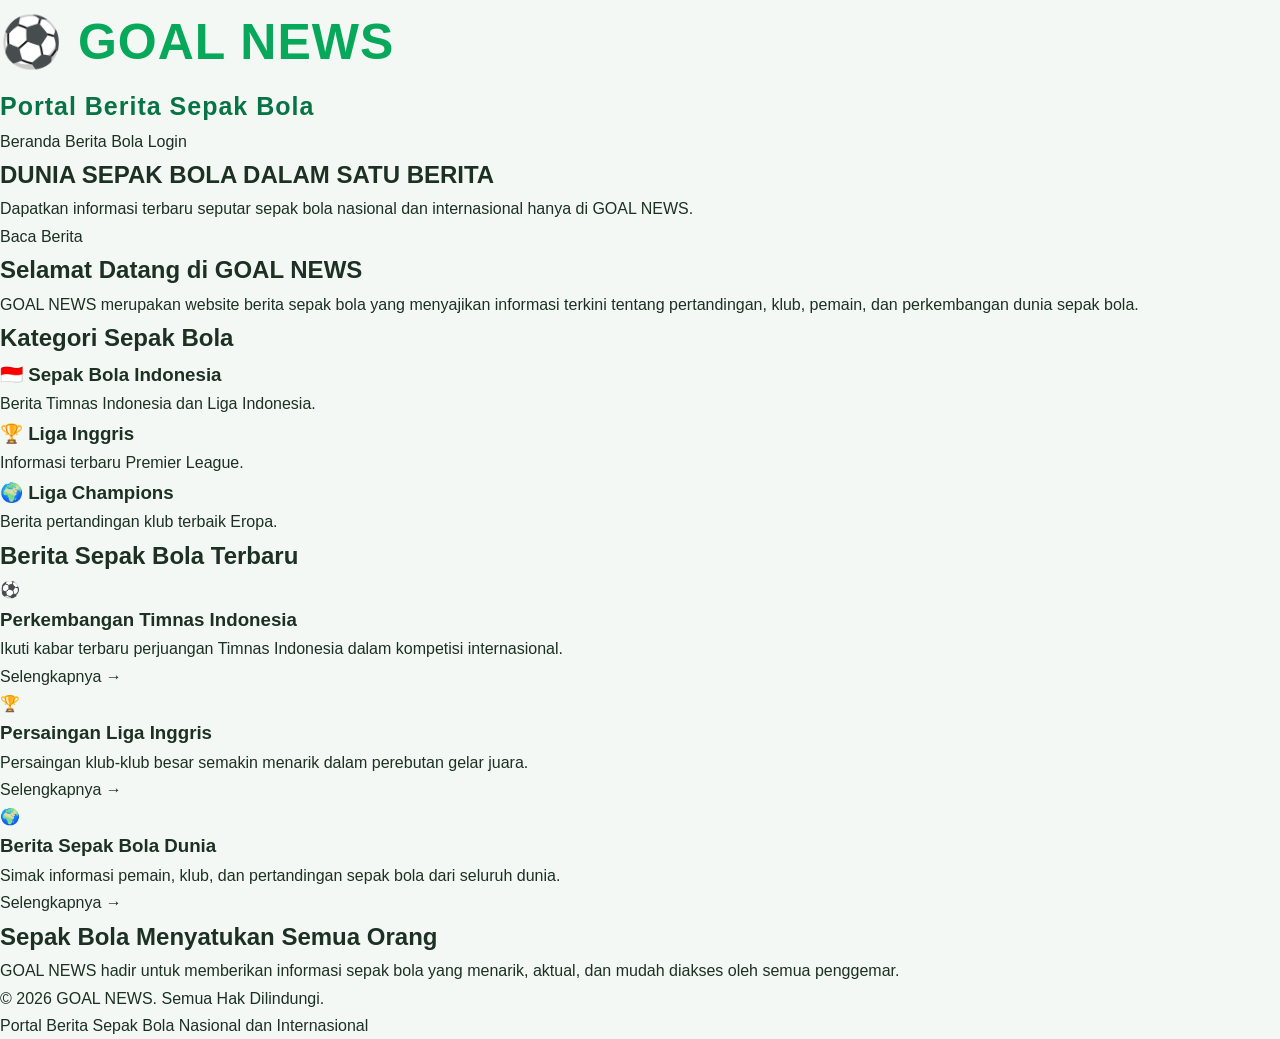
<file: index.html>
<!DOCTYPE html>
<html lang="id">
<head>
    <meta charset="UTF-8">
    <meta name="viewport" content="width=device-width, initial-scale=1.0">
    <title>GOAL NEWS - Beranda</title>
    <link rel="stylesheet" href="style.css">

    <style>
        /* WARNA JUDUL BAGIAN ATAS */
        .logo h1 {
            color: #08a85b;
        }

        .logo p {
            color: #087344;
        }
    </style>
</head>
<body>

    <!-- HEADER -->
    <header>
        <div class="logo">
            <h1>⚽ GOAL NEWS</h1>
            <p>Portal Berita Sepak Bola</p>
        </div>

        <nav>
            <a href="index.html" class="active">Beranda</a>
            <a href="berita.html">Berita Bola</a>
            <a href="login.html">Login</a>
        </nav>
    </header>

    <!-- HERO / BANNER -->
    <section class="hero">
        <div class="hero-content">
            <h2>DUNIA SEPAK BOLA DALAM SATU BERITA</h2>
            <p>
                Dapatkan informasi terbaru seputar sepak bola nasional
                dan internasional hanya di GOAL NEWS.
            </p>
            <a href="berita.html" class="btn">Baca Berita</a>
        </div>
    </section>

    <!-- TENTANG -->
    <section class="tentang">
        <h2>Selamat Datang di GOAL NEWS</h2>
        <p>
            GOAL NEWS merupakan website berita sepak bola yang menyajikan
            informasi terkini tentang pertandingan, klub, pemain, dan
            perkembangan dunia sepak bola.
        </p>
    </section>

    <!-- KATEGORI -->
    <section class="kategori" id="kategori">
        <h2>Kategori Sepak Bola</h2>

        <div class="kategori-container">

            <div class="kategori-card">
                <h3>🇮🇩 Sepak Bola Indonesia</h3>
                <p>Berita Timnas Indonesia dan Liga Indonesia.</p>
            </div>

            <div class="kategori-card">
                <h3>🏆 Liga Inggris</h3>
                <p>Informasi terbaru Premier League.</p>
            </div>

            <div class="kategori-card">
                <h3>🌍 Liga Champions</h3>
                <p>Berita pertandingan klub terbaik Eropa.</p>
            </div>

        </div>
    </section>

    <!-- BERITA TERBARU -->
    <section class="berita" id="populer">
        <h2>Berita Sepak Bola Terbaru</h2>

        <div class="berita-container">

            <div class="berita-card">
                <div class="gambar">⚽</div>
                <h3>Perkembangan Timnas Indonesia</h3>
                <p>
                    Ikuti kabar terbaru perjuangan Timnas Indonesia
                    dalam kompetisi internasional.
                </p>
                <a href="berita.html">Selengkapnya →</a>
            </div>

            <div class="berita-card">
                <div class="gambar">🏆</div>
                <h3>Persaingan Liga Inggris</h3>
                <p>
                    Persaingan klub-klub besar semakin menarik
                    dalam perebutan gelar juara.
                </p>
                <a href="berita.html">Selengkapnya →</a>
            </div>

            <div class="berita-card">
                <div class="gambar">🌍</div>
                <h3>Berita Sepak Bola Dunia</h3>
                <p>
                    Simak informasi pemain, klub, dan pertandingan
                    sepak bola dari seluruh dunia.
                </p>
                <a href="berita.html">Selengkapnya →</a>
            </div>

        </div>
    </section>

    <!-- TENTANG KAMI -->
    <section class="penutup" id="tentang">
        <h2>Sepak Bola Menyatukan Semua Orang</h2>
        <p>
            GOAL NEWS hadir untuk memberikan informasi sepak bola
            yang menarik, aktual, dan mudah diakses oleh semua penggemar.
        </p>
    </section>

    <!-- FOOTER -->
    <footer>
        <p>&copy; 2026 GOAL NEWS. Semua Hak Dilindungi.</p>
        <p>Portal Berita Sepak Bola Nasional dan Internasional</p>
    </footer>

</body>
</html>
</file>
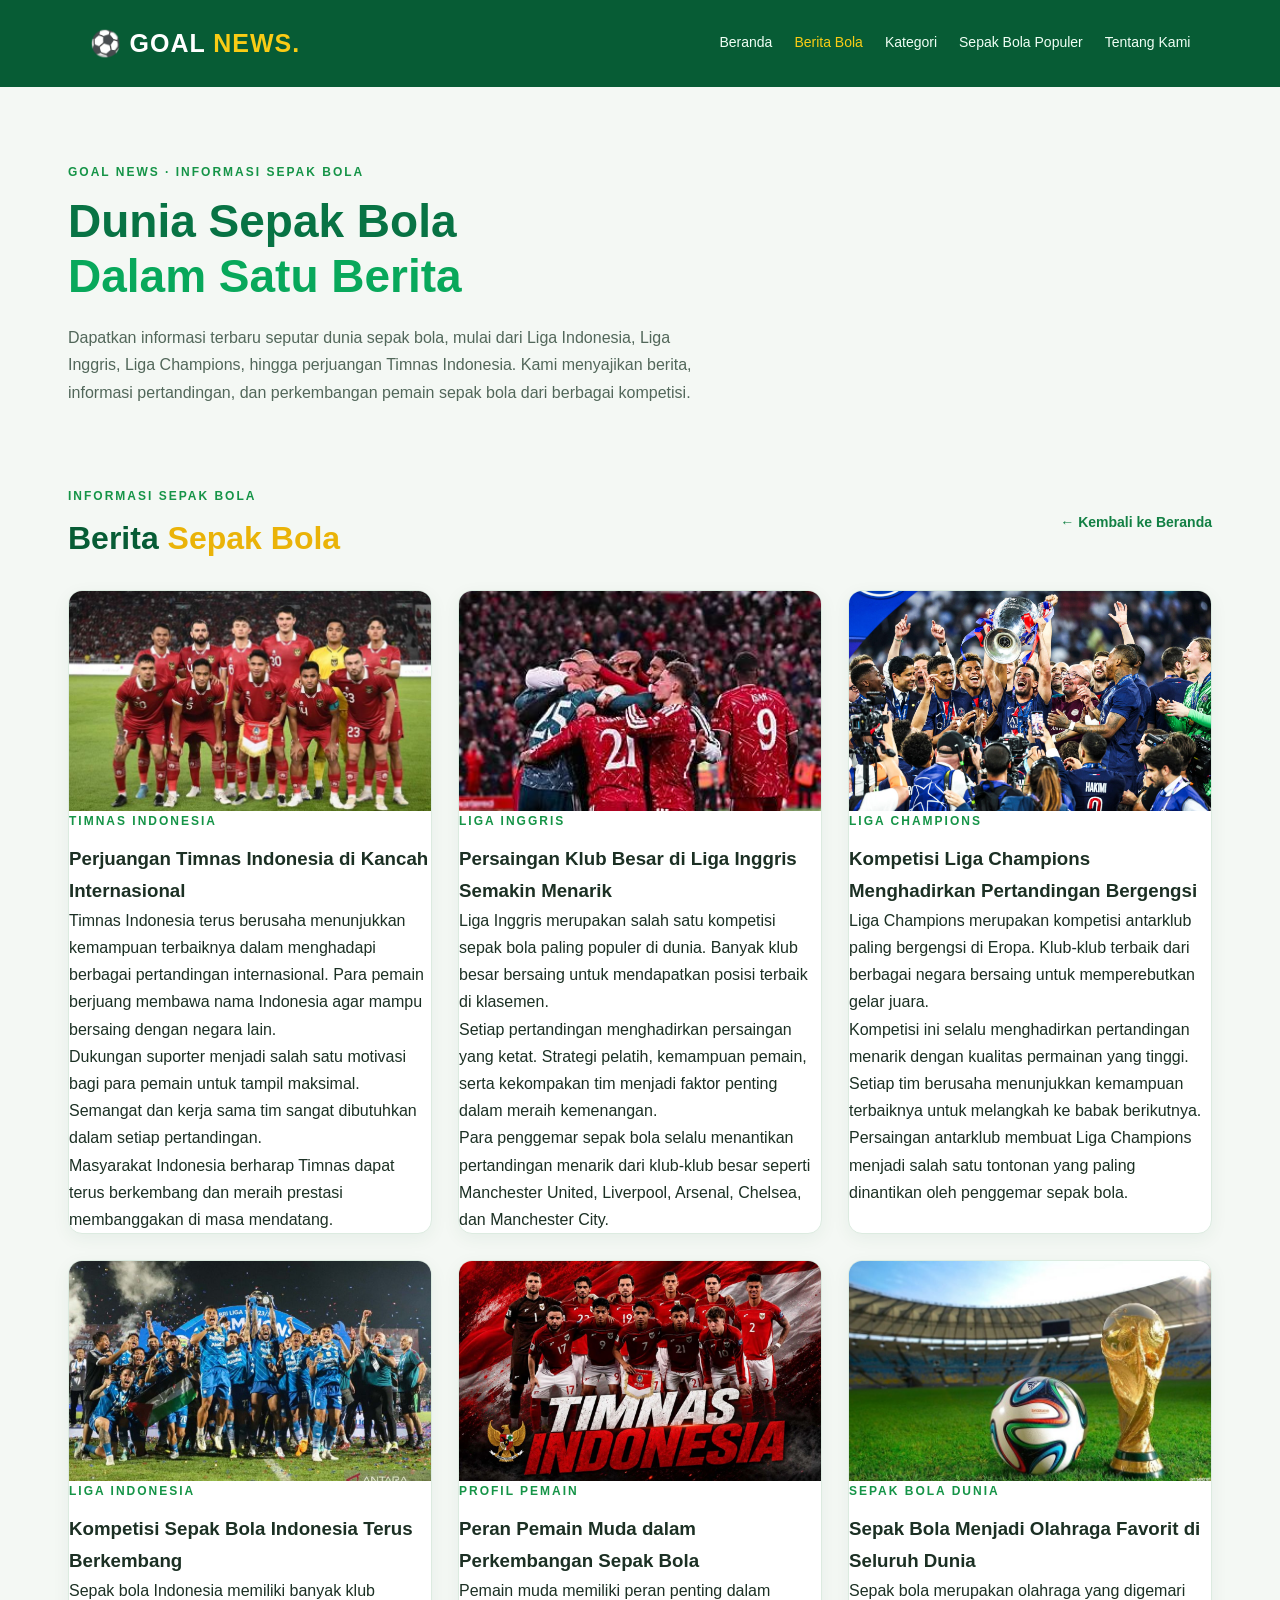
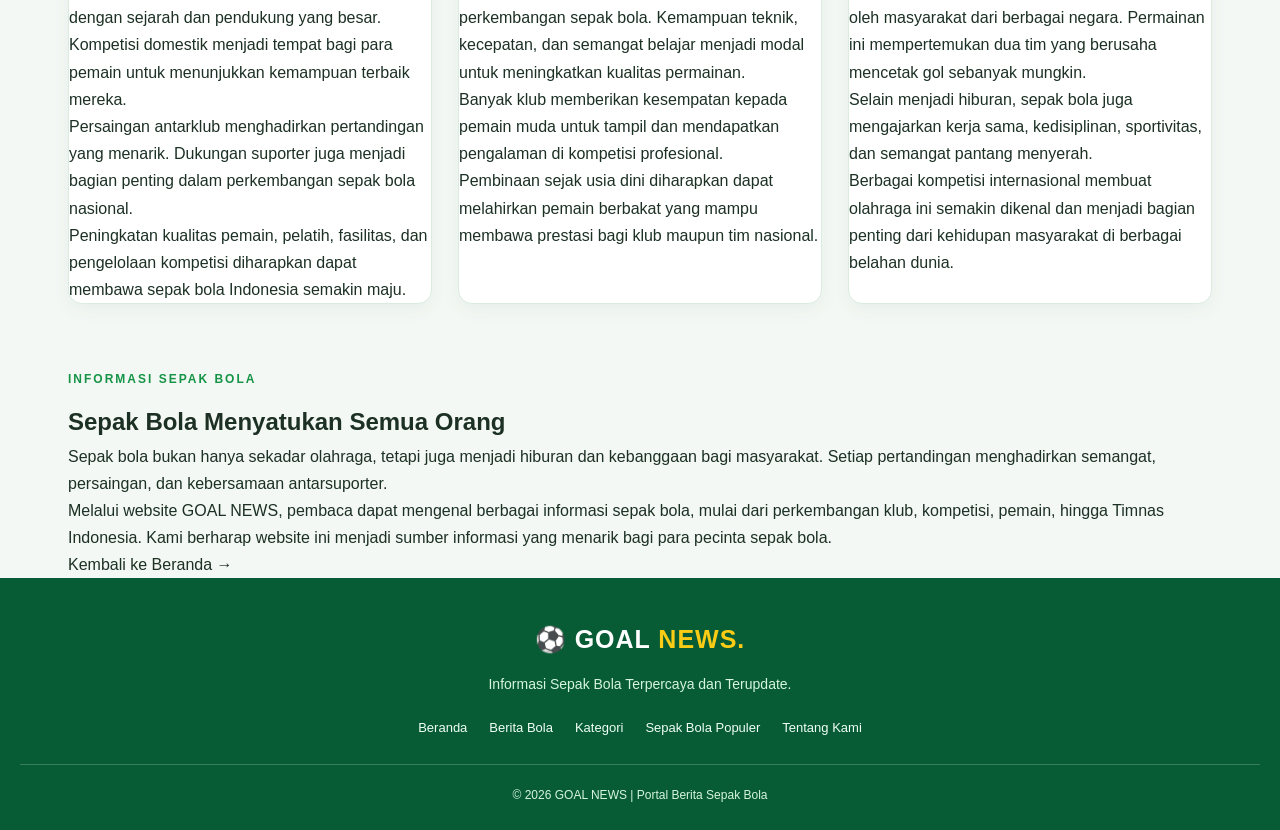
<file: berita.html>
<!DOCTYPE html>
<html lang="id">

<head>
    <meta charset="UTF-8">
    <meta name="viewport" content="width=device-width, initial-scale=1.0">

    <meta name="description" content="GOAL NEWS menyajikan informasi dan berita terbaru seputar sepak bola Indonesia, Liga Inggris, Liga Champions, pemain, dan sepak bola dunia.">

    <meta name="keywords" content="berita sepak bola, GOAL NEWS, Timnas Indonesia, Liga Inggris, Liga Champions, Liga Indonesia">

    <meta name="author" content="GOAL NEWS">

    <title>GOAL NEWS - Berita Sepak Bola</title>

    <link rel="stylesheet" href="style.css">

    <!-- WARNA JUDUL BAGIAN ATAS -->
    <style>
        .intro h1 {
            color: #087344;
        }

        .intro h1 span {
            color: #08a85b;
        }
    </style>

</head>

<body>

    <!-- HEADER DAN NAVIGASI -->
    <header class="header">

        <a href="index.html" class="logo" aria-label="GOAL NEWS Beranda">
            ⚽ GOAL <span>NEWS.</span>
        </a>

        <nav class="navbar" aria-label="Navigasi utama">
            <a href="index.html">Beranda</a>
            <a class="active" href="berita.html" aria-current="page">
                Berita Bola
            </a>
            <a href="index.html#kategori">Kategori</a>
            <a href="index.html#populer">Sepak Bola Populer</a>
            <a href="index.html#tentang">Tentang Kami</a>
        </nav>

    </header>

    <!-- KONTEN UTAMA -->
    <main class="container">

        <!-- INTRO -->
        <section class="intro">

            <p class="label">
                GOAL NEWS · INFORMASI SEPAK BOLA
            </p>

            <h1>
                Dunia Sepak Bola
                <br>
                <span>Dalam Satu Berita</span>
            </h1>

            <p>
                Dapatkan informasi terbaru seputar dunia sepak bola,
                mulai dari Liga Indonesia, Liga Inggris, Liga Champions,
                hingga perjuangan Timnas Indonesia.

                Kami menyajikan berita, informasi pertandingan,
                dan perkembangan pemain sepak bola dari berbagai kompetisi.
            </p>

        </section>

        <!-- DAFTAR BERITA -->
        <section class="news-section">

            <!-- JUDUL SECTION -->
            <div class="section-title">

                <div>
                    <p class="label">
                        INFORMASI SEPAK BOLA
                    </p>

                    <h2>
                        Berita <span>Sepak Bola</span>
                    </h2>
                </div>

                <a href="index.html" class="more">
                    ← Kembali ke Beranda
                </a>

            </div>

            <!-- GRID BERITA -->
            <div class="news-grid">

                <!-- BERITA 1: TIMNAS -->
                <article class="news-card">

                    <img
                        src="timnas indonesia.jpg"
                        alt="Tim Nasional Indonesia dalam pertandingan sepak bola"
                        loading="lazy"
                        width="600"
                        height="400"
                    >

                    <div class="news-content">

                        <p class="label">TIMNAS INDONESIA</p>

                        <h3>
                            Perjuangan Timnas Indonesia di Kancah Internasional
                        </h3>

                        <p>
                            Timnas Indonesia terus berusaha menunjukkan
                            kemampuan terbaiknya dalam menghadapi berbagai
                            pertandingan internasional. Para pemain
                            berjuang membawa nama Indonesia agar mampu
                            bersaing dengan negara lain.
                        </p>

                        <p>
                            Dukungan suporter menjadi salah satu motivasi
                            bagi para pemain untuk tampil maksimal.
                            Semangat dan kerja sama tim sangat dibutuhkan
                            dalam setiap pertandingan.
                        </p>

                        <p>
                            Masyarakat Indonesia berharap Timnas dapat
                            terus berkembang dan meraih prestasi
                            membanggakan di masa mendatang.
                        </p>

                    </div>
                </article>

                <!-- BERITA 2: LIGA INGGRIS -->
                <article class="news-card">

                    <img
                        src="liga inggris.jpg"
                        alt="Pertandingan sepak bola Liga Inggris"
                        loading="lazy"
                        width="600"
                        height="400"
                    >

                    <div class="news-content">

                        <p class="label">LIGA INGGRIS</p>

                        <h3>
                            Persaingan Klub Besar di Liga Inggris Semakin Menarik
                        </h3>

                        <p>
                            Liga Inggris merupakan salah satu kompetisi
                            sepak bola paling populer di dunia. Banyak
                            klub besar bersaing untuk mendapatkan posisi
                            terbaik di klasemen.
                        </p>

                        <p>
                            Setiap pertandingan menghadirkan persaingan
                            yang ketat. Strategi pelatih, kemampuan
                            pemain, serta kekompakan tim menjadi faktor
                            penting dalam meraih kemenangan.
                        </p>

                        <p>
                            Para penggemar sepak bola selalu menantikan
                            pertandingan menarik dari klub-klub besar
                            seperti Manchester United, Liverpool,
                            Arsenal, Chelsea, dan Manchester City.
                        </p>

                    </div>
                </article>

                <!-- BERITA 3: LIGA CHAMPIONS -->
                <article class="news-card">

                    <img
                        src="liga champions.jpg"
                        alt="Kompetisi sepak bola Liga Champions"
                        loading="lazy"
                        width="600"
                        height="400"
                    >

                    <div class="news-content">

                        <p class="label">LIGA CHAMPIONS</p>

                        <h3>
                            Kompetisi Liga Champions Menghadirkan Pertandingan Bergengsi
                        </h3>

                        <p>
                            Liga Champions merupakan kompetisi antarklub
                            paling bergengsi di Eropa. Klub-klub terbaik
                            dari berbagai negara bersaing untuk
                            memperebutkan gelar juara.
                        </p>

                        <p>
                            Kompetisi ini selalu menghadirkan pertandingan
                            menarik dengan kualitas permainan yang tinggi.
                            Setiap tim berusaha menunjukkan kemampuan
                            terbaiknya untuk melangkah ke babak berikutnya.
                        </p>

                        <p>
                            Persaingan antarklub membuat Liga Champions
                            menjadi salah satu tontonan yang paling
                            dinantikan oleh penggemar sepak bola.
                        </p>

                    </div>
                </article>

                <!-- BERITA 4: LIGA INDONESIA -->
                <article class="news-card">

                    <img
                        src="liga indonesia.jpg"
                        alt="Pertandingan kompetisi Liga Indonesia"
                        loading="lazy"
                        width="600"
                        height="400"
                    >

                    <div class="news-content">

                        <p class="label">LIGA INDONESIA</p>

                        <h3>
                            Kompetisi Sepak Bola Indonesia Terus Berkembang
                        </h3>

                        <p>
                            Sepak bola Indonesia memiliki banyak klub
                            dengan sejarah dan pendukung yang besar.
                            Kompetisi domestik menjadi tempat bagi
                            para pemain untuk menunjukkan kemampuan
                            terbaik mereka.
                        </p>

                        <p>
                            Persaingan antarklub menghadirkan pertandingan
                            yang menarik. Dukungan suporter juga menjadi
                            bagian penting dalam perkembangan sepak bola
                            nasional.
                        </p>

                        <p>
                            Peningkatan kualitas pemain, pelatih,
                            fasilitas, dan pengelolaan kompetisi
                            diharapkan dapat membawa sepak bola
                            Indonesia semakin maju.
                        </p>

                    </div>
                </article>

                <!-- BERITA 5: PROFIL PEMAIN -->
                <article class="news-card">

                    <img
                        src="profil pemain.jpg"
                        alt="Pemain sepak bola sedang bertanding"
                        loading="lazy"
                        width="600"
                        height="400"
                    >

                    <div class="news-content">

                        <p class="label">PROFIL PEMAIN</p>

                        <h3>
                            Peran Pemain Muda dalam Perkembangan Sepak Bola
                        </h3>

                        <p>
                            Pemain muda memiliki peran penting dalam
                            perkembangan sepak bola. Kemampuan teknik,
                            kecepatan, dan semangat belajar menjadi
                            modal untuk meningkatkan kualitas permainan.
                        </p>

                        <p>
                            Banyak klub memberikan kesempatan kepada
                            pemain muda untuk tampil dan mendapatkan
                            pengalaman di kompetisi profesional.
                        </p>

                        <p>
                            Pembinaan sejak usia dini diharapkan dapat
                            melahirkan pemain berbakat yang mampu
                            membawa prestasi bagi klub maupun tim nasional.
                        </p>

                    </div>
                </article>

                <!-- BERITA 6: SEPAK BOLA DUNIA -->
                <article class="news-card">

                    <img
                        src="sepak bola dunia.jpg"
                        alt="Pertandingan sepak bola internasional"
                        loading="lazy"
                        width="600"
                        height="400"
                    >

                    <div class="news-content">

                        <p class="label">SEPAK BOLA DUNIA</p>

                        <h3>
                            Sepak Bola Menjadi Olahraga Favorit di Seluruh Dunia
                        </h3>

                        <p>
                            Sepak bola merupakan olahraga yang digemari
                            oleh masyarakat dari berbagai negara.
                            Permainan ini mempertemukan dua tim yang
                            berusaha mencetak gol sebanyak mungkin.
                        </p>

                        <p>
                            Selain menjadi hiburan, sepak bola juga
                            mengajarkan kerja sama, kedisiplinan,
                            sportivitas, dan semangat pantang menyerah.
                        </p>

                        <p>
                            Berbagai kompetisi internasional membuat
                            olahraga ini semakin dikenal dan menjadi
                            bagian penting dari kehidupan masyarakat
                            di berbagai belahan dunia.
                        </p>

                    </div>
                </article>

            </div>

        </section>

        <!-- PENUTUP -->
        <section class="info-section" id="tentang">

            <p class="label">
                INFORMASI SEPAK BOLA
            </p>

            <h2>
                Sepak Bola Menyatukan Semua Orang
            </h2>

            <p>
                Sepak bola bukan hanya sekadar olahraga, tetapi juga
                menjadi hiburan dan kebanggaan bagi masyarakat.
                Setiap pertandingan menghadirkan semangat,
                persaingan, dan kebersamaan antarsuporter.
            </p>

            <p>
                Melalui website GOAL NEWS, pembaca dapat mengenal
                berbagai informasi sepak bola, mulai dari perkembangan
                klub, kompetisi, pemain, hingga Timnas Indonesia.

                Kami berharap website ini menjadi sumber informasi
                yang menarik bagi para pecinta sepak bola.
            </p>

            <a href="index.html" class="btn-login">
                Kembali ke Beranda →
            </a>

        </section>

    </main>

    <!-- FOOTER -->
    <footer class="footer">

        <a href="index.html" class="logo">
            ⚽ GOAL <span>NEWS.</span>
        </a>

        <p>
            Informasi Sepak Bola Terpercaya dan Terupdate.
        </p>

        <div class="footer-menu">

            <a href="index.html">Beranda</a>
            <a href="berita.html">Berita Bola</a>
            <a href="index.html#kategori">Kategori</a>
            <a href="index.html#populer">Sepak Bola Populer</a>
            <a href="index.html#tentang">Tentang Kami</a>

        </div>

        <small>
            &copy; 2026 GOAL NEWS | Portal Berita Sepak Bola
        </small>

    </footer>

</body>
</html>
</file>
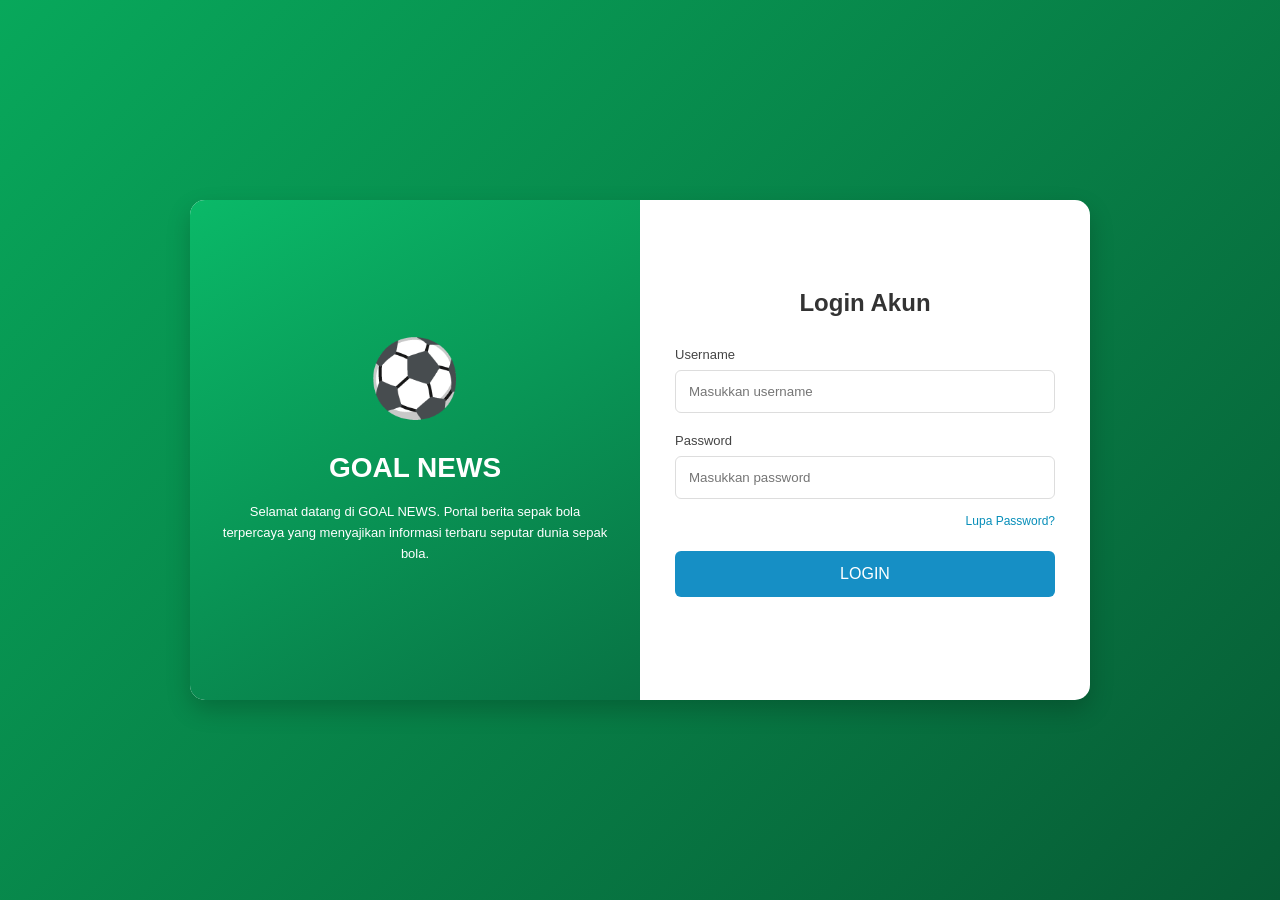
<file: Login.html>
<!DOCTYPE html>
<html lang="id">
<head>
    <meta charset="UTF-8">
    <meta name="viewport" content="width=device-width, initial-scale=1.0">
    <title>Login GOAL NEWS - Portal Berita Bola</title>

    <style>
        * {
            margin: 0;
            padding: 0;
            box-sizing: border-box;
            font-family: Arial, sans-serif;
        }

        body {
            min-height: 100vh;
            display: flex;
            justify-content: center;
            align-items: center;
            background: linear-gradient(135deg, #08a85b, #075c35);
            padding: 20px;
        }

        .container {
            width: 900px;
            max-width: 100%;
            min-height: 500px;
            display: flex;
            background: white;
            border-radius: 15px;
            overflow: hidden;
            box-shadow: 0 10px 25px #0003;
        }

        .kiri {
            width: 50%;
            background: linear-gradient(150deg, #0ab968, #087344);
            color: white;
            display: flex;
            flex-direction: column;
            justify-content: center;
            align-items: center;
            text-align: center;
            padding: 30px;
        }

        .logo {
            font-size: 75px;
            color: #ffd43b;
            margin-bottom: 25px;
        }

        .kiri h1 {
            font-size: 28px;
            line-height: 1.4;
            margin-bottom: 15px;
        }

        .kiri p {
            font-size: 13px;
            line-height: 1.6;
        }

        .kanan {
            width: 50%;
            padding: 45px 35px;
            display: flex;
            flex-direction: column;
            justify-content: center;
        }

        .kanan h2 {
            text-align: center;
            margin-bottom: 30px;
            color: #333;
        }

        label {
            display: block;
            margin-bottom: 8px;
            font-size: 13px;
            color: #444;
        }

        input {
            width: 100%;
            padding: 13px;
            margin-bottom: 20px;
            border: 1px solid #ddd;
            border-radius: 6px;
            outline: none;
        }

        input:focus {
            border-color: #08a99e;
        }

        .lupa {
            text-align: right;
            margin-top: -8px;
            margin-bottom: 22px;
        }

        .lupa a {
            text-decoration: none;
            color: #078eb9;
            font-size: 12px;
        }

        button {
            width: 100%;
            padding: 14px;
            background: #168fc5;
            color: white;
            border: none;
            border-radius: 6px;
            font-size: 16px;
            cursor: pointer;
            transition: 0.3s;
        }

        button:hover {
            background: #0876a6;
        }

        #pesan {
            text-align: center;
            margin-top: 15px;
            font-size: 13px;
        }

        @media (max-width: 650px) {
            .container {
                flex-direction: column;
            }

            .kiri, .kanan {
                width: 100%;
            }

            .kiri {
                min-height: 250px;
            }

            .kiri h1 {
                font-size: 23px;
            }

            .kanan {
                padding: 30px 25px;
            }
        }
    </style>
</head>

<body>

    <div class="container">

        <!-- BAGIAN KIRI -->
        <div class="kiri">
            <div class="logo">⚽</div>

            <h1>GOAL NEWS</h1>

            <p>
                Selamat datang di GOAL NEWS.
                Portal berita sepak bola terpercaya
                yang menyajikan informasi terbaru
                seputar dunia sepak bola.
            </p>
        </div>

        <!-- BAGIAN KANAN -->
        <div class="kanan">

            <h2>Login Akun</h2>

            <form id="loginForm">

                <label for="username">Username</label>
                <input
                    type="text"
                    id="username"
                    placeholder="Masukkan username"
                    required
                >

                <label for="password">Password</label>
                <input
                    type="password"
                    id="password"
                    placeholder="Masukkan password"
                    required
                >

                <div class="lupa">
                    <a href="#" onclick="alert('Silakan hubungi admin.'); return false;">
                        Lupa Password?
                    </a>
                </div>

                <button type="submit">LOGIN</button>

                <p id="pesan"></p>

            </form>

        </div>

    </div>

    <script>
        document.getElementById("loginForm").addEventListener("submit", function(event) {
            event.preventDefault();

            let username = document.getElementById("username").value;
            let password = document.getElementById("password").value;
            let pesan = document.getElementById("pesan");

            if (username === "ahmad" && password === "12345") {
                alert("Login berhasil! Selamat datang di GOAL NEWS.");
                window.location.href = "index.html";
            } else {
                pesan.style.color = "red";
                pesan.textContent = "Username atau password salah!";
            }
        });
    </script>

</body>
</html>
</file>
<file: style.css>
/* =========================
   1. PENGATURAN DASAR
========================= */
* {
    margin: 0;
    padding: 0;
    box-sizing: border-box;
}

html {
    scroll-behavior: smooth;
    scroll-padding-top: 20px;
}

body {
    font-family: Arial, sans-serif;
    background-color: #f4f8f4;
    color: #1c3024;
    line-height: 1.7;
    min-height: 100vh;
}

a {
    text-decoration: none;
    color: inherit;
}

img {
    max-width: 100%;
}


/* =========================
   2. HEADER DAN NAVBAR
========================= */
.header {
    background-color: #075c35;
    color: white;
    padding: 22px 7%;
    display: flex;
    justify-content: space-between;
    align-items: center;
    flex-wrap: wrap;
    gap: 18px;
}

.logo {
    color: white;
    font-size: 25px;
    font-weight: 800;
    letter-spacing: 1px;
}

.logo span {
    color: #facc15;
}

.navbar {
    display: flex;
    align-items: center;
    flex-wrap: wrap;
    gap: 22px;
}

.navbar a {
    color: #f0fff5;
    font-size: 14px;
    transition: color 0.3s ease;
}

.navbar a:hover,
.navbar a.active {
    color: #facc15;
}


/* =========================
   3. CONTAINER UTAMA
========================= */
.container {
    width: 100%;
    max-width: 1200px;
    margin: 0 auto;
    padding: 0 28px;
}


/* =========================
   4. INTRO / HERO
========================= */
.intro {
    padding: 75px 0 55px;
    max-width: 760px;
}

.label {
    color: #159447;
    font-size: 12px;
    font-weight: bold;
    letter-spacing: 2px;
    margin-bottom: 12px;
}

.intro h1 {
    color: #075c35;
    font-size: 46px;
    line-height: 1.2;
    margin-bottom: 20px;
}

.intro h1 span,
.section-title h2 span {
    color: #eab308;
}

.intro > p:last-child {
    color: #52675a;
    max-width: 650px;
    font-size: 16px;
}


/* =========================
   5. BAGIAN BERITA
========================= */
.news-section {
    padding: 25px 0 65px;
}

.section-title {
    display: flex;
    justify-content: space-between;
    align-items: center;
    gap: 20px;
    margin-bottom: 30px;
}

.section-title h2 {
    color: #075c35;
    font-size: 32px;
    line-height: 1.3;
}

.more {
    color: #128044;
    font-size: 14px;
    font-weight: bold;
    transition: color 0.3s ease;
}

.more:hover {
    color: #075c35;
}


/* =========================
   6. GRID KARTU BERITA
========================= */
.news-grid {
    display: grid;
    grid-template-columns: repeat(3, minmax(0, 1fr));
    gap: 26px;
    align-items: stretch;
}


/* =========================
   7. KARTU BERITA
========================= */
.news-card {
    background-color: #ffffff;
    border: 1px solid #dcebe0;
    border-radius: 14px;
    overflow: hidden;
    display: flex;
    flex-direction: column;
    min-width: 0;
    box-shadow: 0 5px 18px rgba(7, 92, 53, 0.06);
    transition: transform 0.3s ease,
                box-shadow 0.3s ease;
}

.news-card:hover {
    transform: translateY(-5px);
    box-shadow: 0 12px 26px rgba(7, 92, 53, 0.14);
}


/* =========================
   8. GAMBAR BERITA
========================= */
.news-card img {
    display: block;
    width: 100%;
    height: 220px;
    object-fit: cover;
    background-color: #dcebe0;
}


/* =========================
   9. ISI KARTU
========================= */
.card-body {
    padding: 22px;
    display: flex;
    flex-direction: column;
    flex: 1;
}

.category {
    color: #159447;
    font-size: 11px;
    font-weight: bold;
    letter-spacing: 1px;
    margin-bottom: 10px;
}

.card-body h2 {
    color: #075c35;
    font-size: 20px;
    line-height: 1.45;
    margin-bottom: 12px;
}

.card-body > p:not(.category) {
    color: #52675a;
    font-size: 14px;
    margin-bottom: 20px;
}

.read-more {
    color: #128044;
    font-size: 13px;
    font-weight: bold;
    margin-top: auto;
    align-self: flex-start;
    transition: color 0.3s ease;
}

.read-more:hover {
    color: #075c35;
}


/* =========================
   10. BAGIAN HIGHLIGHT
========================= */
.highlight {
    background-color: #dff2e4;
    border-radius: 16px;
    padding: 35px;
    margin: 0 0 70px;
    display: flex;
    justify-content: space-between;
    align-items: center;
    gap: 25px;
}

.highlight h2 {
    color: #075c35;
    font-size: 27px;
    margin-bottom: 10px;
}

.highlight div > p:last-child {
    color: #52675a;
    max-width: 650px;
    font-size: 14px;
}

.button {
    display: inline-block;
    flex-shrink: 0;
    background-color: #128044;
    color: white;
    padding: 12px 20px;
    border-radius: 7px;
    font-size: 14px;
    font-weight: bold;
    transition: background-color 0.3s ease;
}

.button:hover {
    background-color: #075c35;
}


/* =========================
   11. FOOTER
========================= */
.footer {
    background-color: #075c35;
    color: #f0fff5;
    text-align: center;
    padding: 40px 20px 25px;
}

.footer .logo {
    display: inline-block;
    margin-bottom: 12px;
}

.footer > p {
    font-size: 14px;
    margin-bottom: 20px;
    color: #d6f5df;
}

.footer-menu {
    display: flex;
    justify-content: center;
    flex-wrap: wrap;
    gap: 22px;
    margin-bottom: 25px;
}

.footer-menu a {
    color: #f0fff5;
    font-size: 13px;
    transition: color 0.3s ease;
}

.footer-menu a:hover {
    color: #facc15;
}

.footer small {
    display: block;
    border-top: 1px solid rgba(255, 255, 255, 0.2);
    padding-top: 20px;
    color: #d6f5df;
    font-size: 12px;
}


/* =========================
   12. FOKUS KEYBOARD
========================= */
a:focus-visible {
    outline: 2px solid #eab308;
    outline-offset: 4px;
    border-radius: 3px;
}


/* =========================
   13. RESPONSIVE TABLET
========================= */
@media (max-width: 900px) {

    .header {
        padding: 22px 5%;
    }

    .navbar {
        gap: 14px;
    }

    .news-grid {
        grid-template-columns: repeat(2, minmax(0, 1fr));
    }

    .intro h1 {
        font-size: 40px;
    }

    .highlight {
        align-items: flex-start;
        flex-direction: column;
    }
}


/* =========================
   14. RESPONSIVE HP
========================= */
@media (max-width: 600px) {

    .header {
        flex-direction: column;
        text-align: center;
        padding: 20px 16px;
    }

    .logo {
        font-size: 23px;
    }

    .navbar {
        justify-content: center;
        gap: 12px 16px;
    }

    .navbar a {
        font-size: 12px;
    }

    .container {
        padding: 0 16px;
    }

    .intro {
        padding: 48px 0 35px;
    }

    .intro h1 {
        font-size: 33px;
    }

    .intro > p:last-child {
        font-size: 14px;
    }

    .section-title {
        align-items: flex-start;
        flex-direction: column;
    }

    .section-title h2 {
        font-size: 28px;
    }

    .news-grid {
        grid-template-columns: 1fr;
        gap: 22px;
    }

    .news-card img {
        height: 230px;
    }

    .card-body {
        padding: 20px;
    }

    .card-body h2 {
        font-size: 19px;
    }

    .highlight {
        padding: 25px 20px;
        margin-bottom: 45px;
    }

    .highlight h2 {
        font-size: 23px;
    }

    .footer-menu {
        gap: 14px;
    }
}


/* =========================
   15. RESPONSIVE HP KECIL
========================= */
@media (max-width: 380px) {

    .intro h1 {
        font-size: 29px;
    }

    .section-title h2 {
        font-size: 25px;
    }

    .navbar {
        gap: 10px;
    }

    .news-card img {
        height: 200px;
    }

    .card-body {
        padding: 16px;
    }
}


/* =========================
   16. PENGATURAN ANIMASI
========================= */
@media (prefers-reduced-motion: reduce) {

    html {
        scroll-behavior: auto;
    }

    *,
    *::before,
    *::after {
        transition-duration: 0.01ms !important;
        animation-duration: 0.01ms !important;
        animation-iteration-count: 1 !important;
    }
}
</file>
